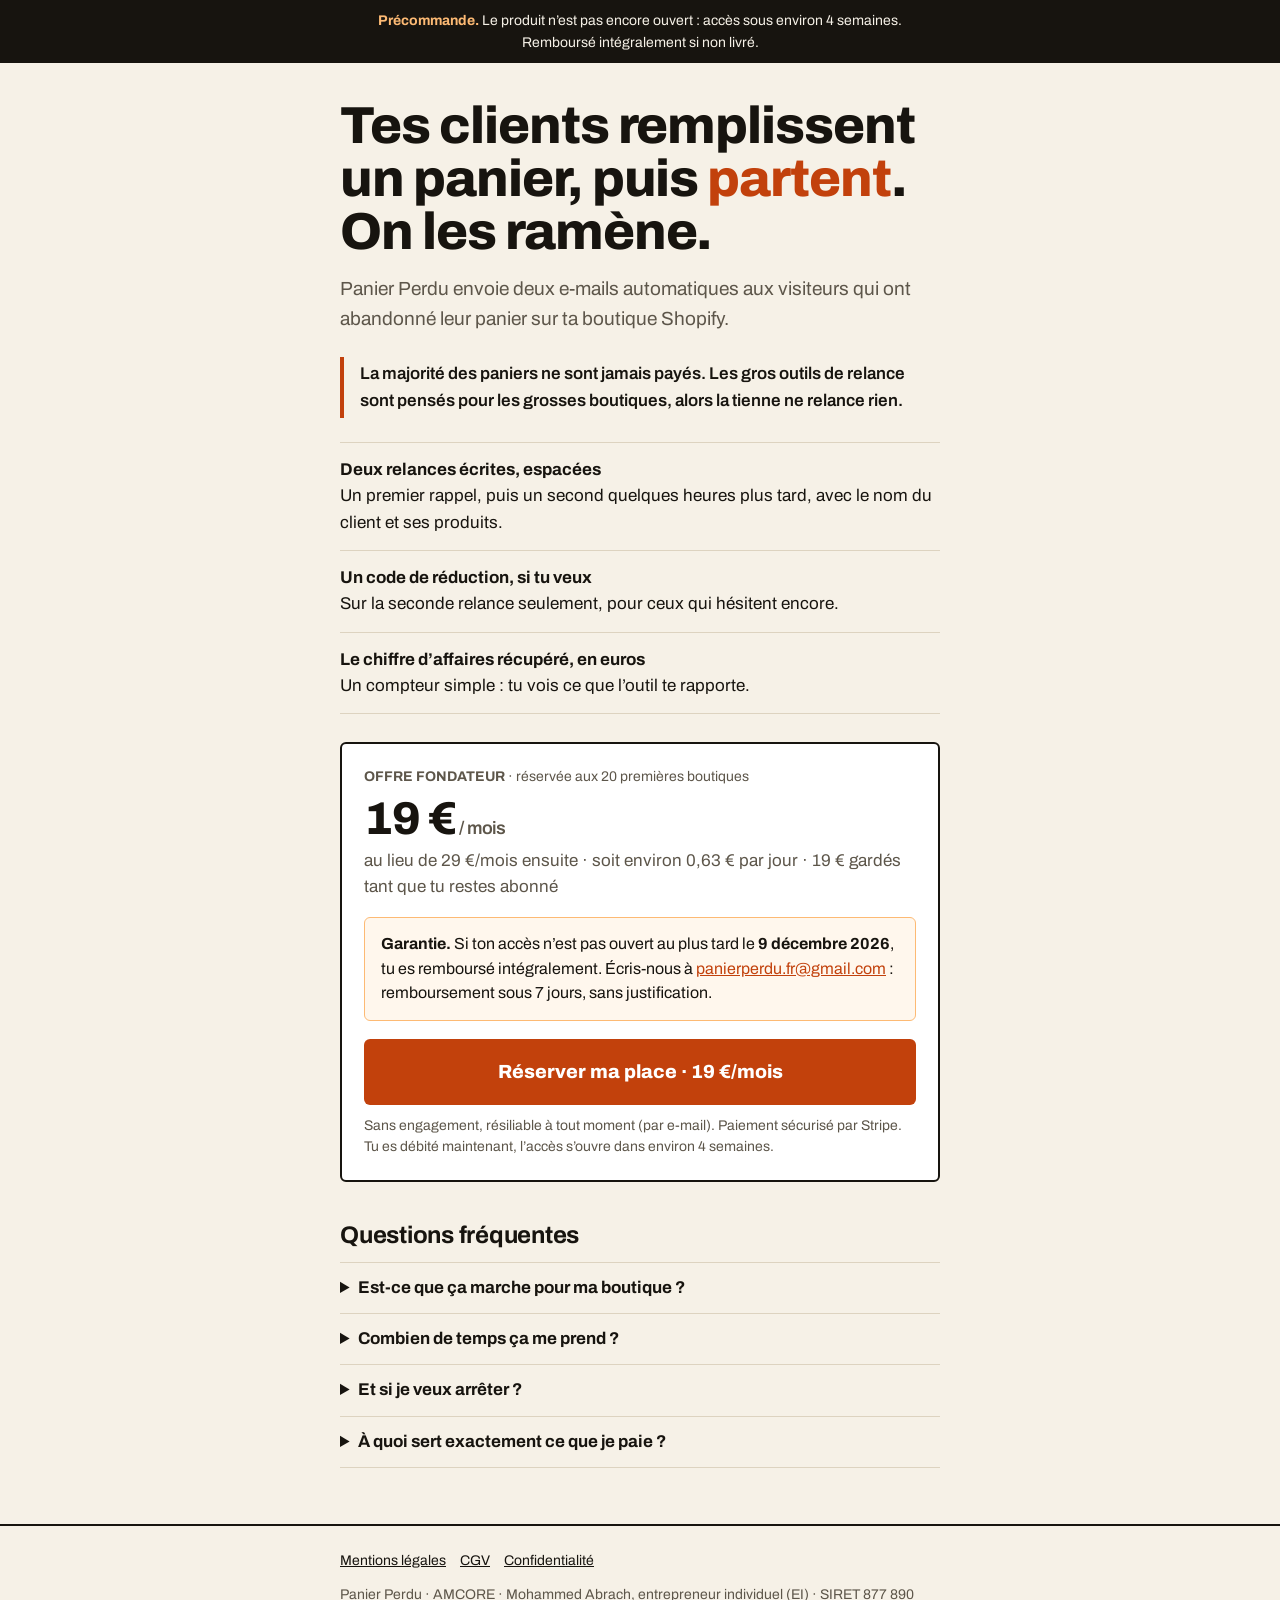
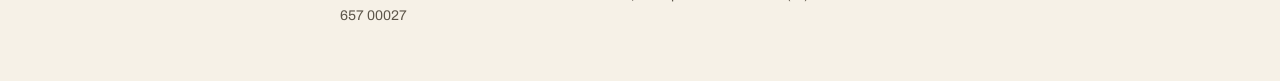
<file: index.html>
<!doctype html><html lang="fr"><head><title>Panier Perdu — Récupère tes paniers abandonnés</title>
<meta name="description" content="Deux e-mails automatiques qui ramènent les clients partis avec un panier plein. Pour les petites boutiques Shopify. Offre fondateur en précommande : 19 €/mois.">
<meta property="og:title" content="Panier Perdu — Récupère tes paniers abandonnés"><meta property="og:description" content="Deux relances automatiques pour les petites boutiques Shopify. Offre fondateur : 19 €/mois, remboursé si non livré."><meta property="og:type" content="website"><meta property="og:locale" content="fr_FR">
<meta charset="utf-8"><meta name="viewport" content="width=device-width,initial-scale=1"><link rel="preconnect" href="https://fonts.googleapis.com"><link rel="preconnect" href="https://fonts.gstatic.com" crossorigin><link href="https://fonts.googleapis.com/css2?family=Archivo:wght@400;600;800&display=swap" rel="stylesheet"><link rel="stylesheet" href="/style.css"></head><body>
<div class="banner"><div class="wrap"><b>Précommande.</b> Le produit n’est pas encore ouvert : accès sous environ 4 semaines. Remboursé intégralement si non livré.</div></div>
<main class="wrap">
<h1>Tes clients remplissent un panier, puis <em>partent</em>. On les ramène.</h1>
<p class="lead">Panier Perdu envoie deux e-mails automatiques aux visiteurs qui ont abandonné leur panier sur ta boutique Shopify.</p>
<p class="pain">La majorité des paniers ne sont jamais payés. Les gros outils de relance sont pensés pour les grosses boutiques, alors la tienne ne relance rien.</p>
<ul class="ben">
<li><b>Deux relances écrites, espacées</b>Un premier rappel, puis un second quelques heures plus tard, avec le nom du client et ses produits.</li>
<li><b>Un code de réduction, si tu veux</b>Sur la seconde relance seulement, pour ceux qui hésitent encore.</li>
<li><b>Le chiffre d’affaires récupéré, en euros</b>Un compteur simple : tu vois ce que l’outil te rapporte.</li>
</ul>
<div class="card" id="offre">
<p class="small" style="margin:0 0 8px"><b>OFFRE FONDATEUR</b> · réservée aux 20 premières boutiques</p>
<div class="price">19 €<small> / mois</small></div>
<p class="was">au lieu de 29 €/mois ensuite · soit environ 0,63 € par jour · 19 € gardés tant que tu restes abonné</p>
<div class="guar"><b>Garantie.</b> Si ton accès n’est pas ouvert au plus tard le <b>9 décembre 2026</b>, tu es remboursé intégralement. Écris-nous à <a href="mailto:panierperdu.fr@gmail.com">panierperdu.fr@gmail.com</a> : remboursement sous 7 jours, sans justification.</div>
<a class="btn" href="https://buy.stripe.com/14A3co5vSbVCaxW4nic3m00">Réserver ma place · 19 €/mois</a>
<p class="small" style="margin:0">Sans engagement, résiliable à tout moment (par e-mail). Paiement sécurisé par Stripe. Tu es débité maintenant, l’accès s’ouvre dans environ 4 semaines.</p>
</div>
<h2>Questions fréquentes</h2>
<details><summary>Est-ce que ça marche pour ma boutique ?</summary><p>Au lancement, Panier Perdu fonctionne avec Shopify. WooCommerce n’est pas pris en charge pour l’instant.</p></details>
<details><summary>Combien de temps ça me prend ?</summary><p>Le branchement est prévu en quelques minutes. Ensuite, les relances partent seules : tu n’as rien à envoyer à la main.</p></details>
<details><summary>Et si je veux arrêter ?</summary><p>Tu écris un e-mail, l’abonnement est arrêté, sans appel ni justification.</p></details>
<details><summary>À quoi sert exactement ce que je paie ?</summary><p>À réserver ton accès à Panier Perdu au tarif fondateur. Le produit est en cours de construction : tu le paies avant son ouverture, d’où la garantie de remboursement ci-dessus.</p></details>
</main>
<footer><div class="wrap"><a href="/mentions-legales.html">Mentions légales</a><a href="/cgv.html">CGV</a><a href="/confidentialite.html">Confidentialité</a><p style="margin-top:12px">Panier Perdu · AMCORE · Mohammed Abrach, entrepreneur individuel (EI) · SIRET 877 890 657 00027</p></div></footer>
</body></html>
</file>
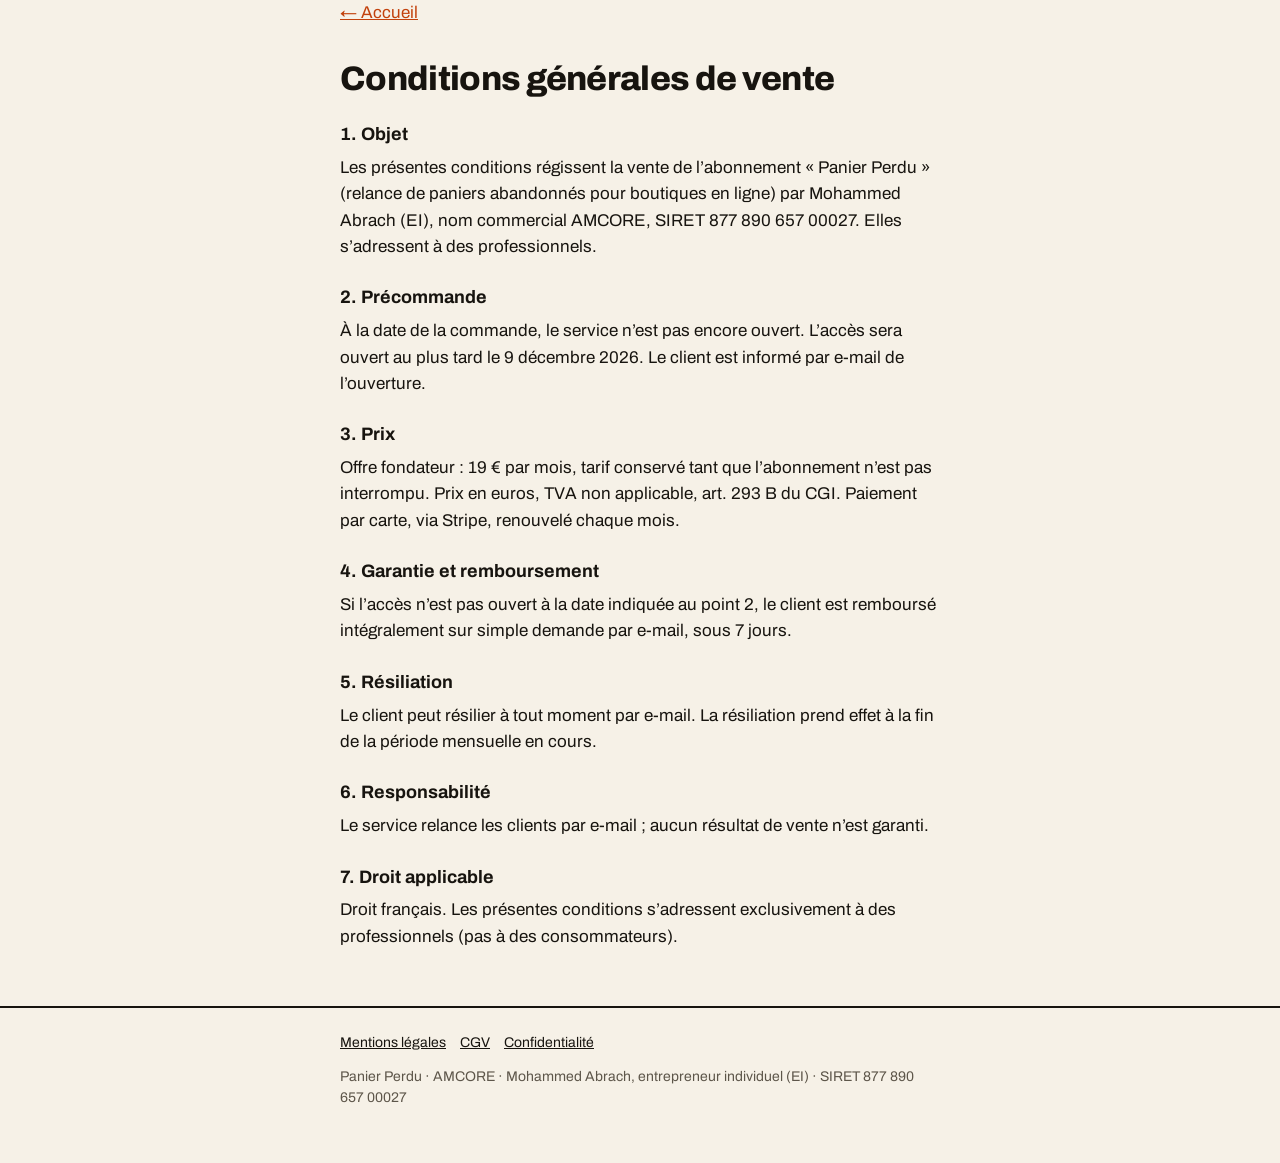
<file: cgv.html>
<!doctype html><html lang="fr"><head><title>CGV — Panier Perdu</title><meta name="robots" content="noindex"><meta charset="utf-8"><meta name="viewport" content="width=device-width,initial-scale=1"><link rel="preconnect" href="https://fonts.googleapis.com"><link rel="preconnect" href="https://fonts.gstatic.com" crossorigin><link href="https://fonts.googleapis.com/css2?family=Archivo:wght@400;600;800&display=swap" rel="stylesheet"><link rel="stylesheet" href="/style.css"></head><body><main class="wrap">
<p><a href="/">← Accueil</a></p><h1 style="font-size:34px">Conditions générales de vente</h1>
<h3>1. Objet</h3><p>Les présentes conditions régissent la vente de l’abonnement « Panier Perdu » (relance de paniers abandonnés pour boutiques en ligne) par Mohammed Abrach (EI), nom commercial AMCORE, SIRET 877 890 657 00027. Elles s’adressent à des professionnels.</p>
<h3>2. Précommande</h3><p>À la date de la commande, le service n’est pas encore ouvert. L’accès sera ouvert au plus tard le 9 décembre 2026. Le client est informé par e-mail de l’ouverture.</p>
<h3>3. Prix</h3><p>Offre fondateur : 19 € par mois, tarif conservé tant que l’abonnement n’est pas interrompu. Prix en euros, TVA non applicable, art. 293 B du CGI. Paiement par carte, via Stripe, renouvelé chaque mois.</p>
<h3>4. Garantie et remboursement</h3><p>Si l’accès n’est pas ouvert à la date indiquée au point 2, le client est remboursé intégralement sur simple demande par e-mail, sous 7 jours.</p>
<h3>5. Résiliation</h3><p>Le client peut résilier à tout moment par e-mail. La résiliation prend effet à la fin de la période mensuelle en cours.</p>
<h3>6. Responsabilité</h3><p>Le service relance les clients par e-mail ; aucun résultat de vente n’est garanti.</p>
<h3>7. Droit applicable</h3><p>Droit français. Les présentes conditions s’adressent exclusivement à des professionnels (pas à des consommateurs).</p>
</main><footer><div class="wrap"><a href="/mentions-legales.html">Mentions légales</a><a href="/cgv.html">CGV</a><a href="/confidentialite.html">Confidentialité</a><p style="margin-top:12px">Panier Perdu · AMCORE · Mohammed Abrach, entrepreneur individuel (EI) · SIRET 877 890 657 00027</p></div></footer></body></html>
</file>
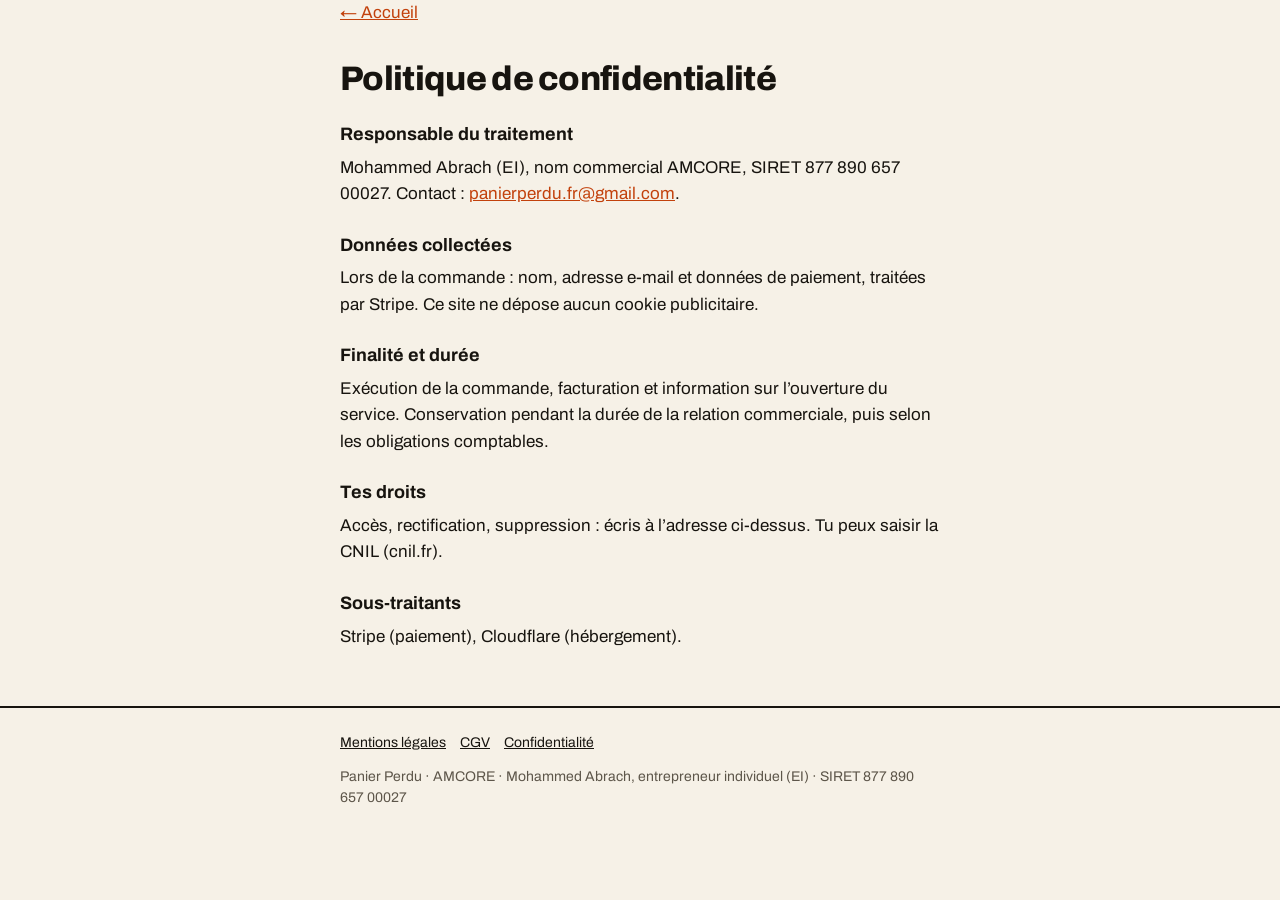
<file: confidentialite.html>
<!doctype html><html lang="fr"><head><title>Confidentialité — Panier Perdu</title><meta name="robots" content="noindex"><meta charset="utf-8"><meta name="viewport" content="width=device-width,initial-scale=1"><link rel="preconnect" href="https://fonts.googleapis.com"><link rel="preconnect" href="https://fonts.gstatic.com" crossorigin><link href="https://fonts.googleapis.com/css2?family=Archivo:wght@400;600;800&display=swap" rel="stylesheet"><link rel="stylesheet" href="/style.css"></head><body><main class="wrap">
<p><a href="/">← Accueil</a></p><h1 style="font-size:34px">Politique de confidentialité</h1>
<h3>Responsable du traitement</h3><p>Mohammed Abrach (EI), nom commercial AMCORE, SIRET 877 890 657 00027. Contact : <a href="mailto:panierperdu.fr@gmail.com">panierperdu.fr@gmail.com</a>.</p>
<h3>Données collectées</h3><p>Lors de la commande : nom, adresse e-mail et données de paiement, traitées par Stripe. Ce site ne dépose aucun cookie publicitaire.</p>
<h3>Finalité et durée</h3><p>Exécution de la commande, facturation et information sur l’ouverture du service. Conservation pendant la durée de la relation commerciale, puis selon les obligations comptables.</p>
<h3>Tes droits</h3><p>Accès, rectification, suppression : écris à l’adresse ci-dessus. Tu peux saisir la CNIL (cnil.fr).</p>
<h3>Sous-traitants</h3><p>Stripe (paiement), Cloudflare (hébergement).</p>
</main><footer><div class="wrap"><a href="/mentions-legales.html">Mentions légales</a><a href="/cgv.html">CGV</a><a href="/confidentialite.html">Confidentialité</a><p style="margin-top:12px">Panier Perdu · AMCORE · Mohammed Abrach, entrepreneur individuel (EI) · SIRET 877 890 657 00027</p></div></footer></body></html>
</file>
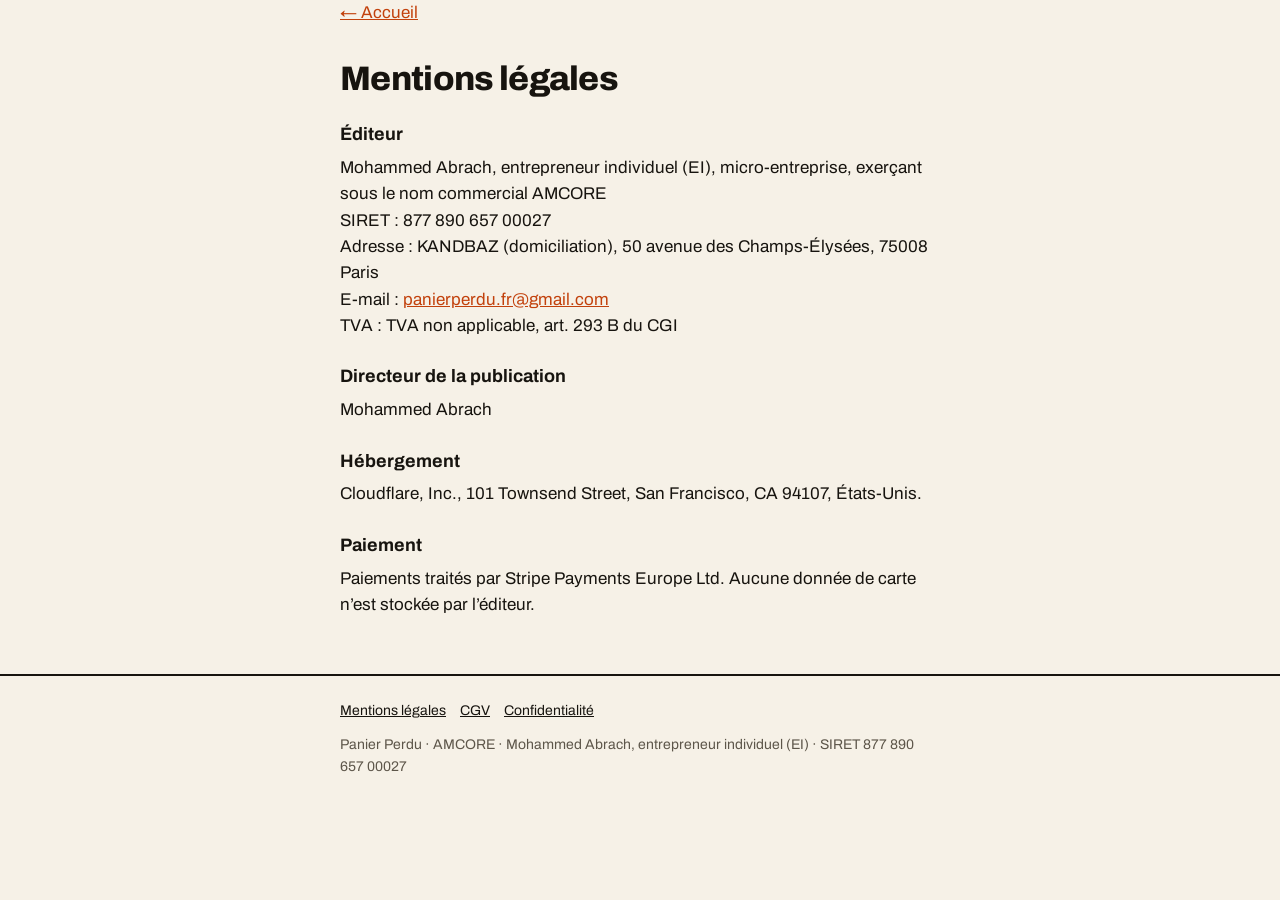
<file: mentions-legales.html>
<!doctype html><html lang="fr"><head><title>Mentions légales — Panier Perdu</title><meta name="robots" content="noindex"><meta charset="utf-8"><meta name="viewport" content="width=device-width,initial-scale=1"><link rel="preconnect" href="https://fonts.googleapis.com"><link rel="preconnect" href="https://fonts.gstatic.com" crossorigin><link href="https://fonts.googleapis.com/css2?family=Archivo:wght@400;600;800&display=swap" rel="stylesheet"><link rel="stylesheet" href="/style.css"></head><body><main class="wrap">
<p><a href="/">← Accueil</a></p><h1 style="font-size:34px">Mentions légales</h1>
<h3>Éditeur</h3><p>Mohammed Abrach, entrepreneur individuel (EI), micro-entreprise, exerçant sous le nom commercial AMCORE<br>SIRET : 877 890 657 00027<br>Adresse : KANDBAZ (domiciliation), 50 avenue des Champs-Élysées, 75008 Paris<br>E-mail : <a href="mailto:panierperdu.fr@gmail.com">panierperdu.fr@gmail.com</a><br>TVA : TVA non applicable, art. 293 B du CGI</p>
<h3>Directeur de la publication</h3><p>Mohammed Abrach</p>
<h3>Hébergement</h3><p>Cloudflare, Inc., 101 Townsend Street, San Francisco, CA 94107, États-Unis.</p>
<h3>Paiement</h3><p>Paiements traités par Stripe Payments Europe Ltd. Aucune donnée de carte n’est stockée par l’éditeur.</p>
</main><footer><div class="wrap"><a href="/mentions-legales.html">Mentions légales</a><a href="/cgv.html">CGV</a><a href="/confidentialite.html">Confidentialité</a><p style="margin-top:12px">Panier Perdu · AMCORE · Mohammed Abrach, entrepreneur individuel (EI) · SIRET 877 890 657 00027</p></div></footer></body></html>
</file>
<file: style.css>
:root{--ink:#17140f;--orange:#c2410c;--cream:#f6f1e7;--line:#ddd3c0;--mute:#5d564a}
*{box-sizing:border-box}
html{-webkit-text-size-adjust:100%}
body{margin:0;background:var(--cream);color:var(--ink);font:17px/1.55 "Archivo",system-ui,-apple-system,"Segoe UI",sans-serif}
.wrap{max-width:640px;margin:0 auto;padding:0 20px}
.banner{background:var(--ink);color:var(--cream);font-size:14px;padding:10px 0;text-align:center}
.banner b{color:#fdba74}
h1{font-size:clamp(34px,9vw,52px);line-height:1.02;letter-spacing:-.02em;margin:36px 0 16px;font-weight:800}
h1 em{font-style:normal;color:var(--orange)}
h2{font-size:24px;line-height:1.15;margin:40px 0 12px;letter-spacing:-.01em}
h3{font-size:18px;margin:24px 0 6px}
p{margin:0 0 14px}
.lead{font-size:19px;color:var(--mute)}
.pain{border-left:4px solid var(--orange);padding:4px 0 4px 16px;margin:24px 0;font-weight:600}
ul.ben{list-style:none;padding:0;margin:0}
ul.ben li{padding:14px 0;border-top:1px solid var(--line)}
ul.ben li:last-child{border-bottom:1px solid var(--line)}
ul.ben b{display:block}
.card{background:#fff;border:2px solid var(--ink);border-radius:6px;padding:22px;margin:28px 0}
.price{font-size:46px;font-weight:800;letter-spacing:-.02em;line-height:1}
.price small{font-size:18px;font-weight:600;color:var(--mute)}
.was{color:var(--mute);margin:6px 0 14px}
.btn{display:block;text-align:center;background:var(--orange);color:#fff;text-decoration:none;font-weight:800;font-size:19px;padding:18px 16px;border-radius:6px;min-height:56px;margin:18px 0 10px}
.btn:active{transform:translateY(1px)}
.small{font-size:14px;color:var(--mute)}
.guar{background:#fff7ed;border:1px solid #fdba74;border-radius:6px;padding:14px 16px;margin:16px 0;font-size:16px}
details{border-top:1px solid var(--line);padding:12px 0}
details:last-of-type{border-bottom:1px solid var(--line)}
summary{font-weight:700;cursor:pointer}
footer{margin:56px 0 0;padding:24px 0 40px;border-top:2px solid var(--ink);font-size:14px;color:var(--mute)}
footer a{color:var(--ink);margin-right:14px}
a{color:var(--orange)}
.todo{background:#fde68a;padding:0 4px;border-radius:3px}
</file>
